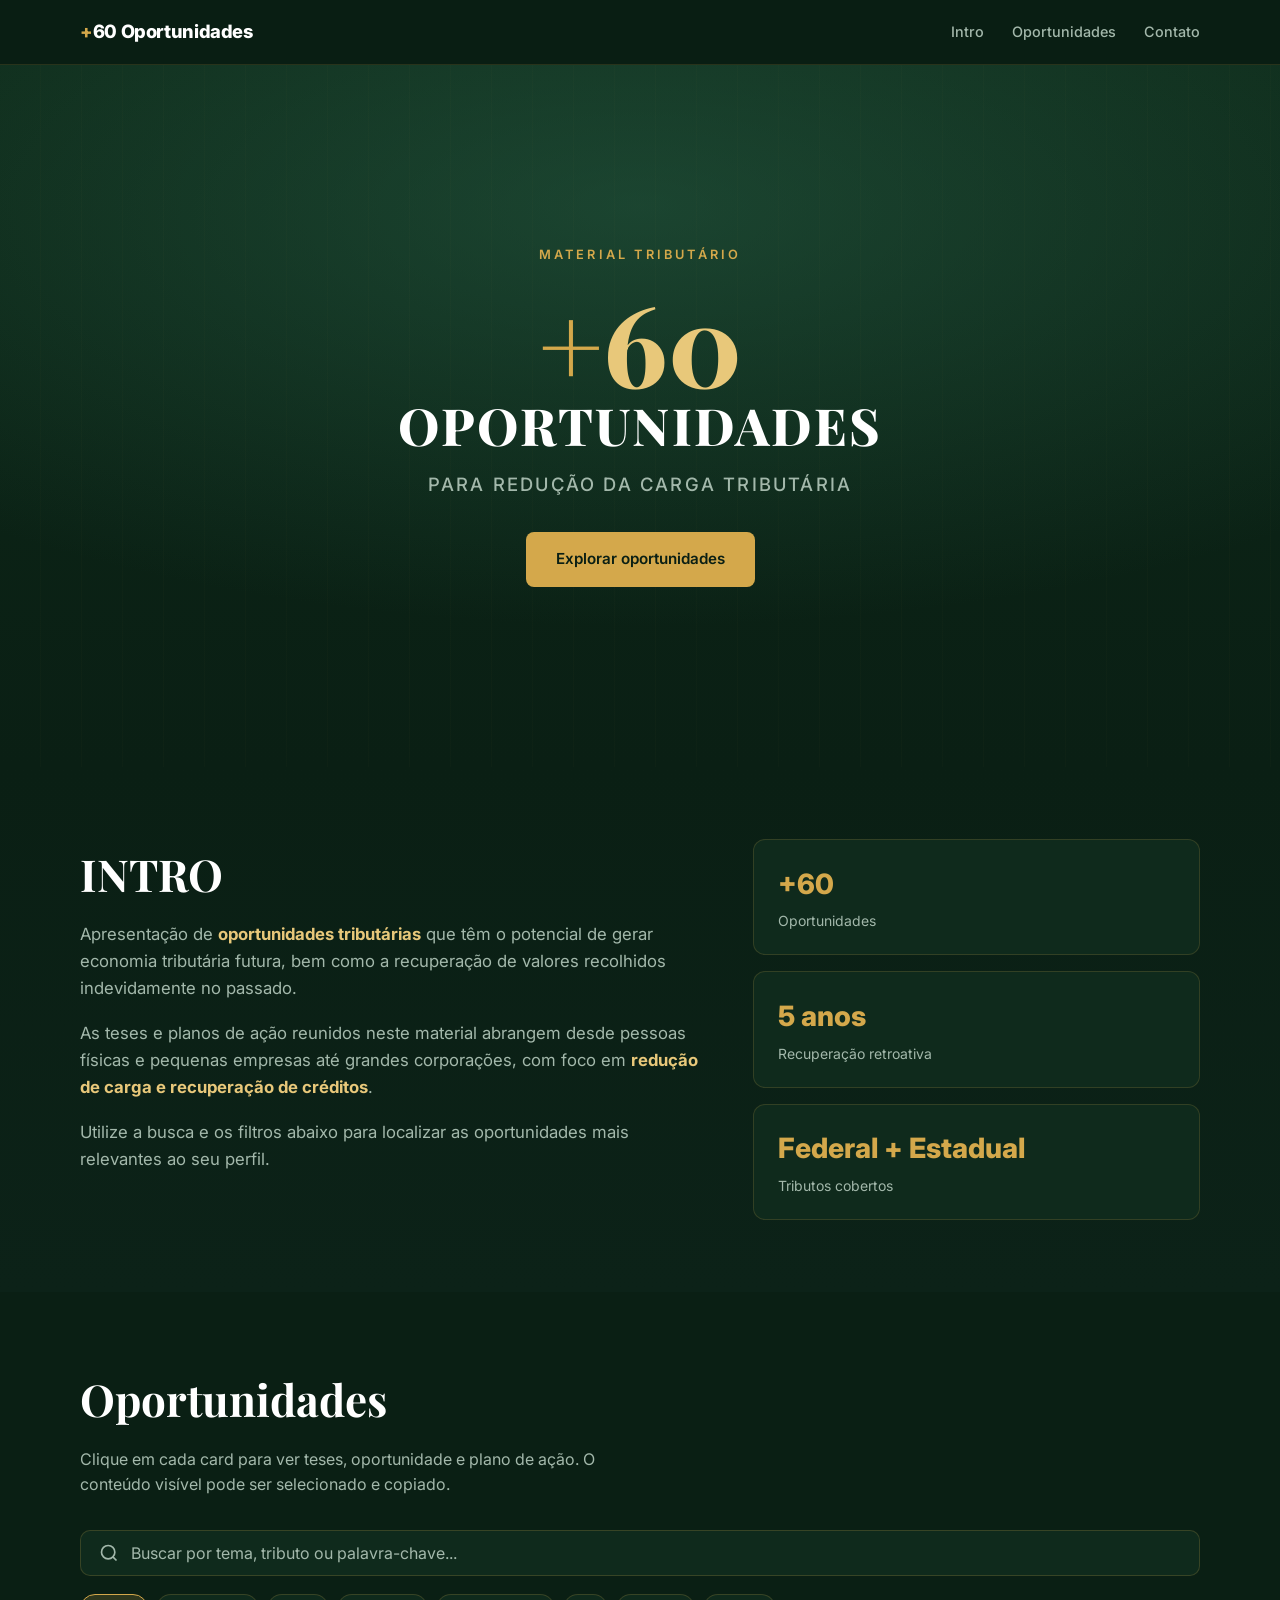
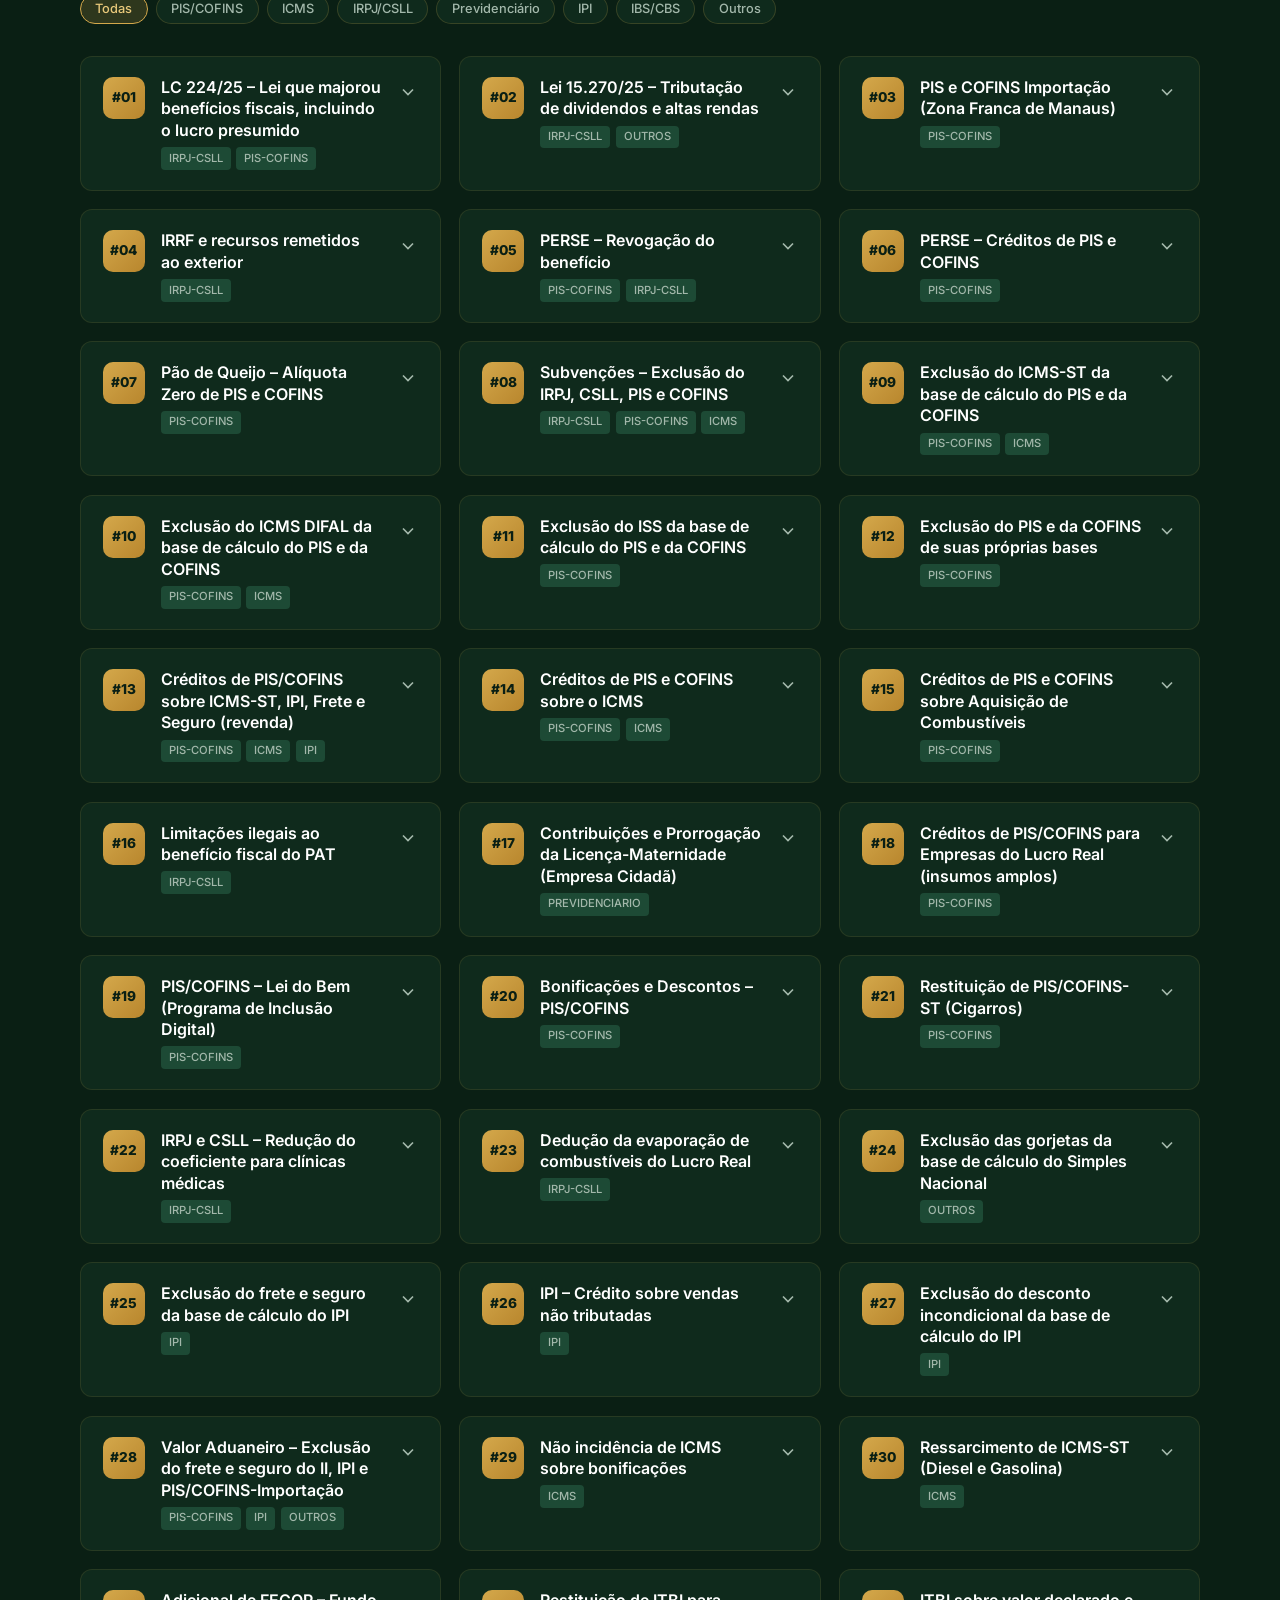
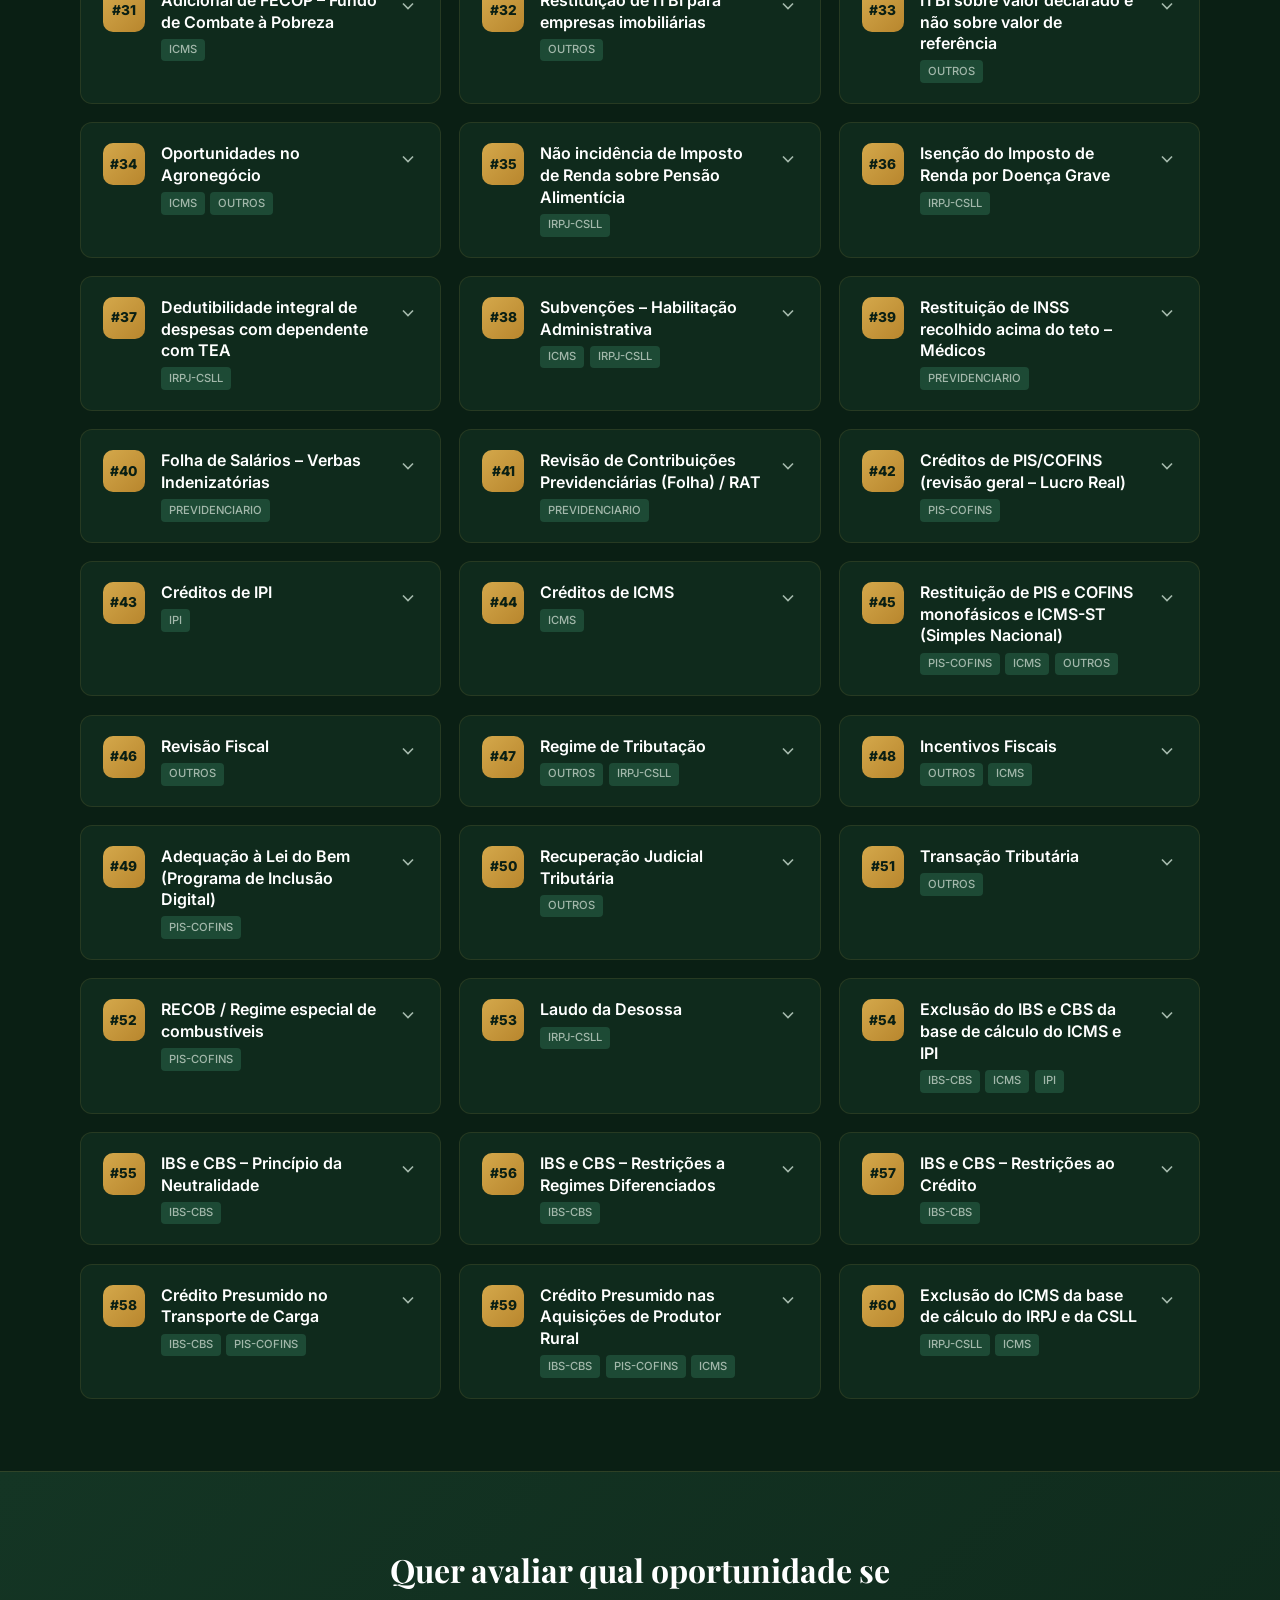
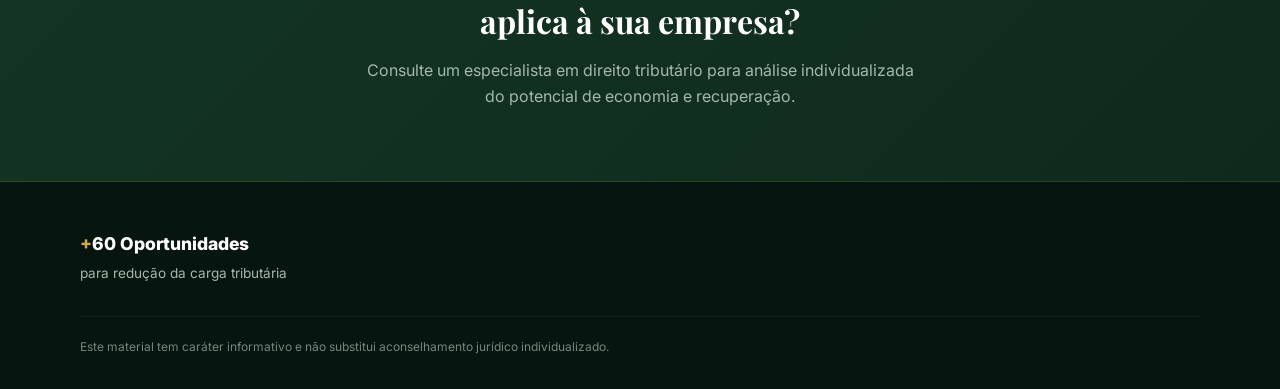
<file: index.html>
<!DOCTYPE html>
<html lang="pt-BR">
<head>
  <meta charset="UTF-8" />
  <meta name="viewport" content="width=device-width, initial-scale=1.0" />
  <meta name="description" content="+60 Oportunidades para Redução da Carga Tributária" />
  <meta name="robots" content="noindex, nofollow" />
  <title>+60 Oportunidades | Redução da Carga Tributária</title>
  <link rel="preconnect" href="https://fonts.googleapis.com" />
  <link rel="preconnect" href="https://fonts.gstatic.com" crossorigin />
  <link href="https://fonts.googleapis.com/css2?family=Inter:wght@400;500;600;700;800&family=Playfair+Display:wght@700;800&display=swap" rel="stylesheet" />
  <link rel="stylesheet" href="styles.css" />
</head>
<body oncontextmenu="return false;" ondragstart="return false;">
  <header class="header">
    <div class="container header-inner">
      <a href="#" class="logo">
        <span class="logo-plus">+</span>60 Oportunidades
      </a>
      <nav class="nav">
        <a href="#intro">Intro</a>
        <a href="#oportunidades">Oportunidades</a>
        <a href="#contato">Contato</a>
      </nav>
      <button class="menu-toggle" aria-label="Menu" id="menuToggle">
        <span></span><span></span><span></span>
      </button>
    </div>
  </header>

  <section class="hero">
    <div class="hero-bg"></div>
    <div class="container hero-content">
      <p class="hero-author">MATERIAL TRIBUTÁRIO</p>
      <h1 class="hero-title">
        <span class="hero-plus">+</span>60
        <span class="hero-subtitle">OPORTUNIDADES</span>
      </h1>
      <p class="hero-desc">PARA REDUÇÃO DA CARGA TRIBUTÁRIA</p>
      <a href="#oportunidades" class="btn btn-primary">Explorar oportunidades</a>
    </div>
  </section>

  <section id="intro" class="intro section">
    <div class="container">
      <div class="intro-grid">
        <div class="intro-text">
          <h2 class="section-title">INTRO</h2>
          <p>
            Apresentação de <strong>oportunidades tributárias</strong> que têm o potencial de gerar economia tributária futura, bem como a recuperação de valores recolhidos indevidamente no passado.
          </p>
          <p>
            As teses e planos de ação reunidos neste material abrangem desde pessoas físicas e pequenas empresas até grandes corporações, com foco em <strong>redução de carga e recuperação de créditos</strong>.
          </p>
          <p>
            Utilize a busca e os filtros abaixo para localizar as oportunidades mais relevantes ao seu perfil.
          </p>
        </div>
        <div class="intro-stats">
          <div class="stat-card">
            <span class="stat-number">+60</span>
            <span class="stat-label">Oportunidades</span>
          </div>
          <div class="stat-card">
            <span class="stat-number">5 anos</span>
            <span class="stat-label">Recuperação retroativa</span>
          </div>
          <div class="stat-card">
            <span class="stat-number">Federal + Estadual</span>
            <span class="stat-label">Tributos cobertos</span>
          </div>
        </div>
      </div>
    </div>
  </section>

  <section id="oportunidades" class="oportunidades section">
    <div class="container">
      <h2 class="section-title">Oportunidades</h2>
      <p class="section-subtitle">Clique em cada card para ver teses, oportunidade e plano de ação. O conteúdo visível pode ser selecionado e copiado.</p>

      <div class="controls">
        <div class="search-box">
          <svg width="20" height="20" viewBox="0 0 24 24" fill="none" stroke="currentColor" stroke-width="2"><circle cx="11" cy="11" r="8"/><path d="m21 21-4.35-4.35"/></svg>
          <input type="search" id="searchInput" placeholder="Buscar por tema, tributo ou palavra-chave..." autocomplete="off" />
        </div>
        <div class="filter-chips" id="filterChips">
          <button class="chip active" data-filter="all">Todas</button>
          <button class="chip" data-filter="pis-cofins">PIS/COFINS</button>
          <button class="chip" data-filter="icms">ICMS</button>
          <button class="chip" data-filter="irpj-csll">IRPJ/CSLL</button>
          <button class="chip" data-filter="previdenciario">Previdenciário</button>
          <button class="chip" data-filter="ipi">IPI</button>
          <button class="chip" data-filter="ibs-cbs">IBS/CBS</button>
          <button class="chip" data-filter="outros">Outros</button>
        </div>
      </div>

      <div class="cards-grid" id="cardsGrid"></div>
      <p class="no-results" id="noResults" hidden>Nenhuma oportunidade encontrada.</p>
    </div>
  </section>

  <section class="cta section">
    <div class="container cta-inner">
      <h2>Quer avaliar qual oportunidade se aplica à sua empresa?</h2>
      <p>Consulte um especialista em direito tributário para análise individualizada do potencial de economia e recuperação.</p>
    </div>
  </section>

  <footer id="contato" class="footer">
    <div class="container footer-inner">
      <div class="footer-brand">
        <span class="logo-plus">+</span>60 Oportunidades
        <p>para redução da carga tributária</p>
      </div>
      <p class="footer-note">Este material tem caráter informativo e não substitui aconselhamento jurídico individualizado.</p>
    </div>
  </footer>

  <script src="app.js"></script>
</body>
</html>
</file>
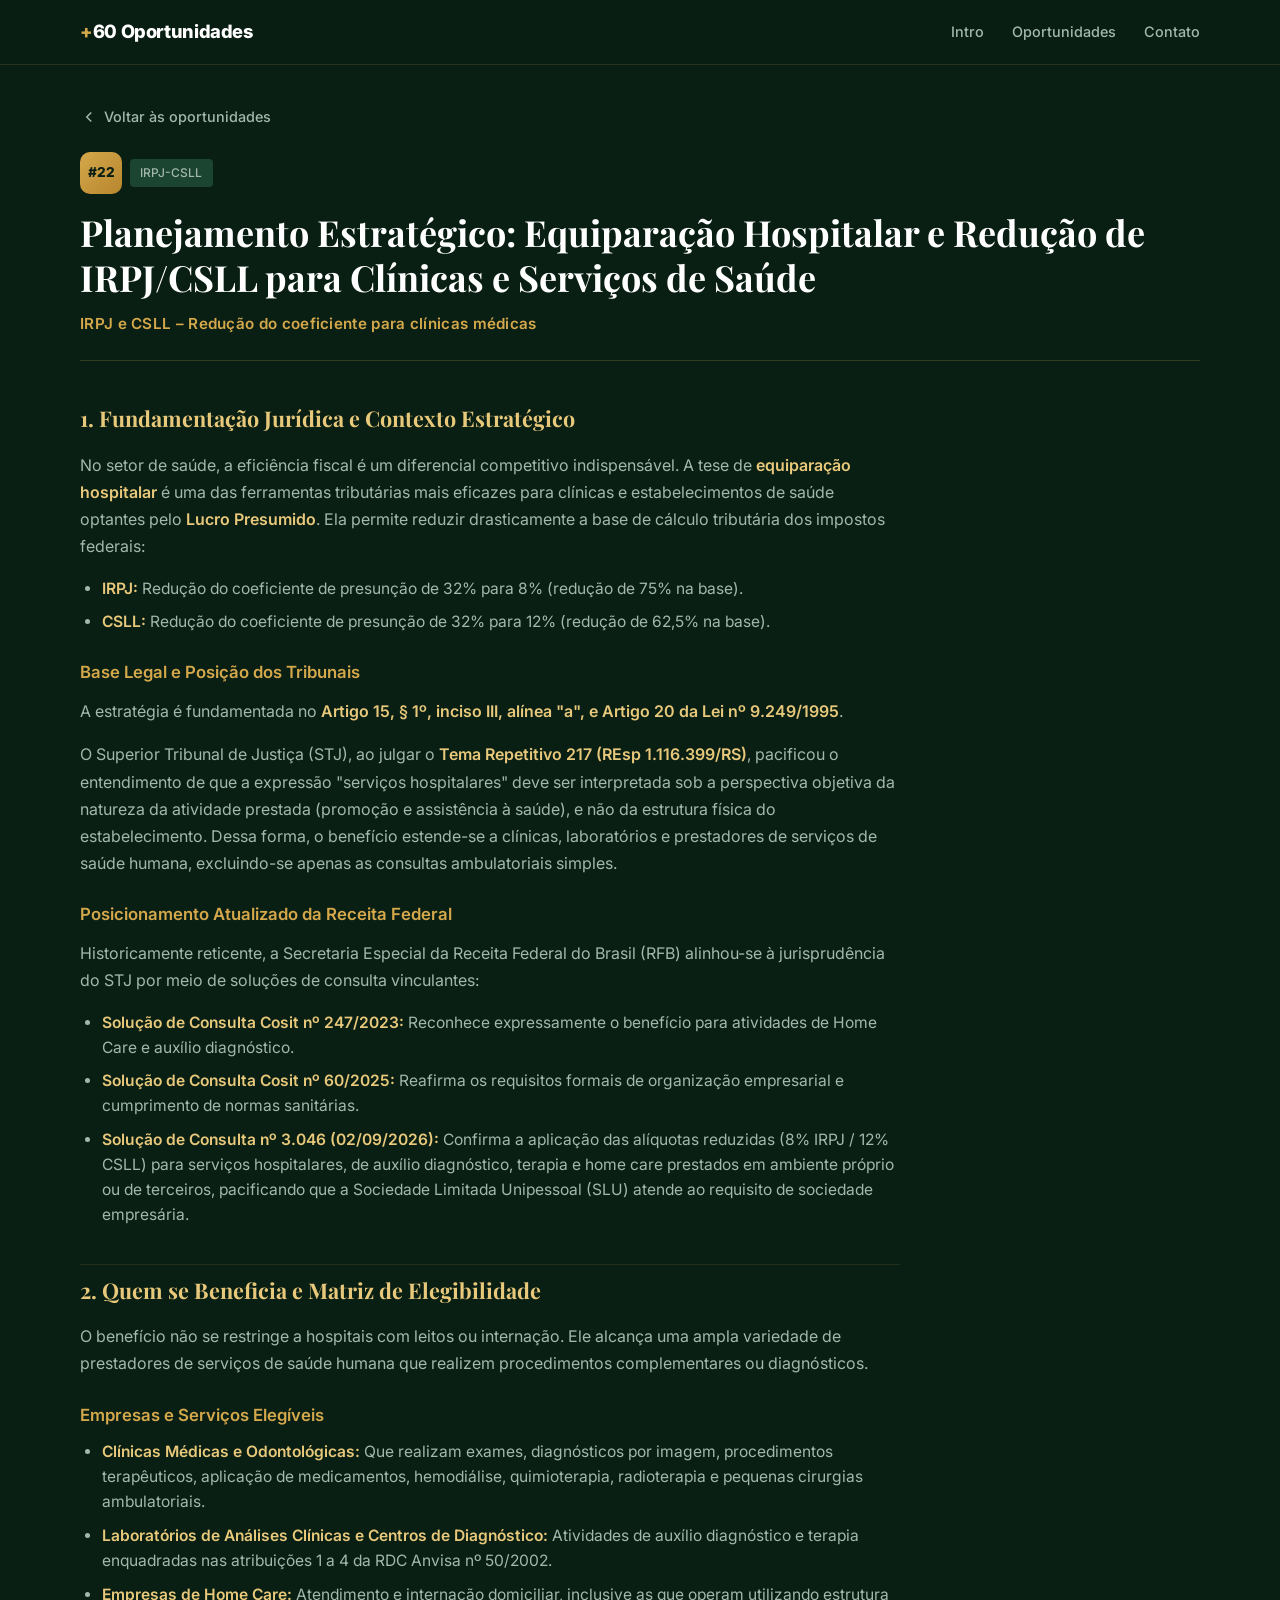
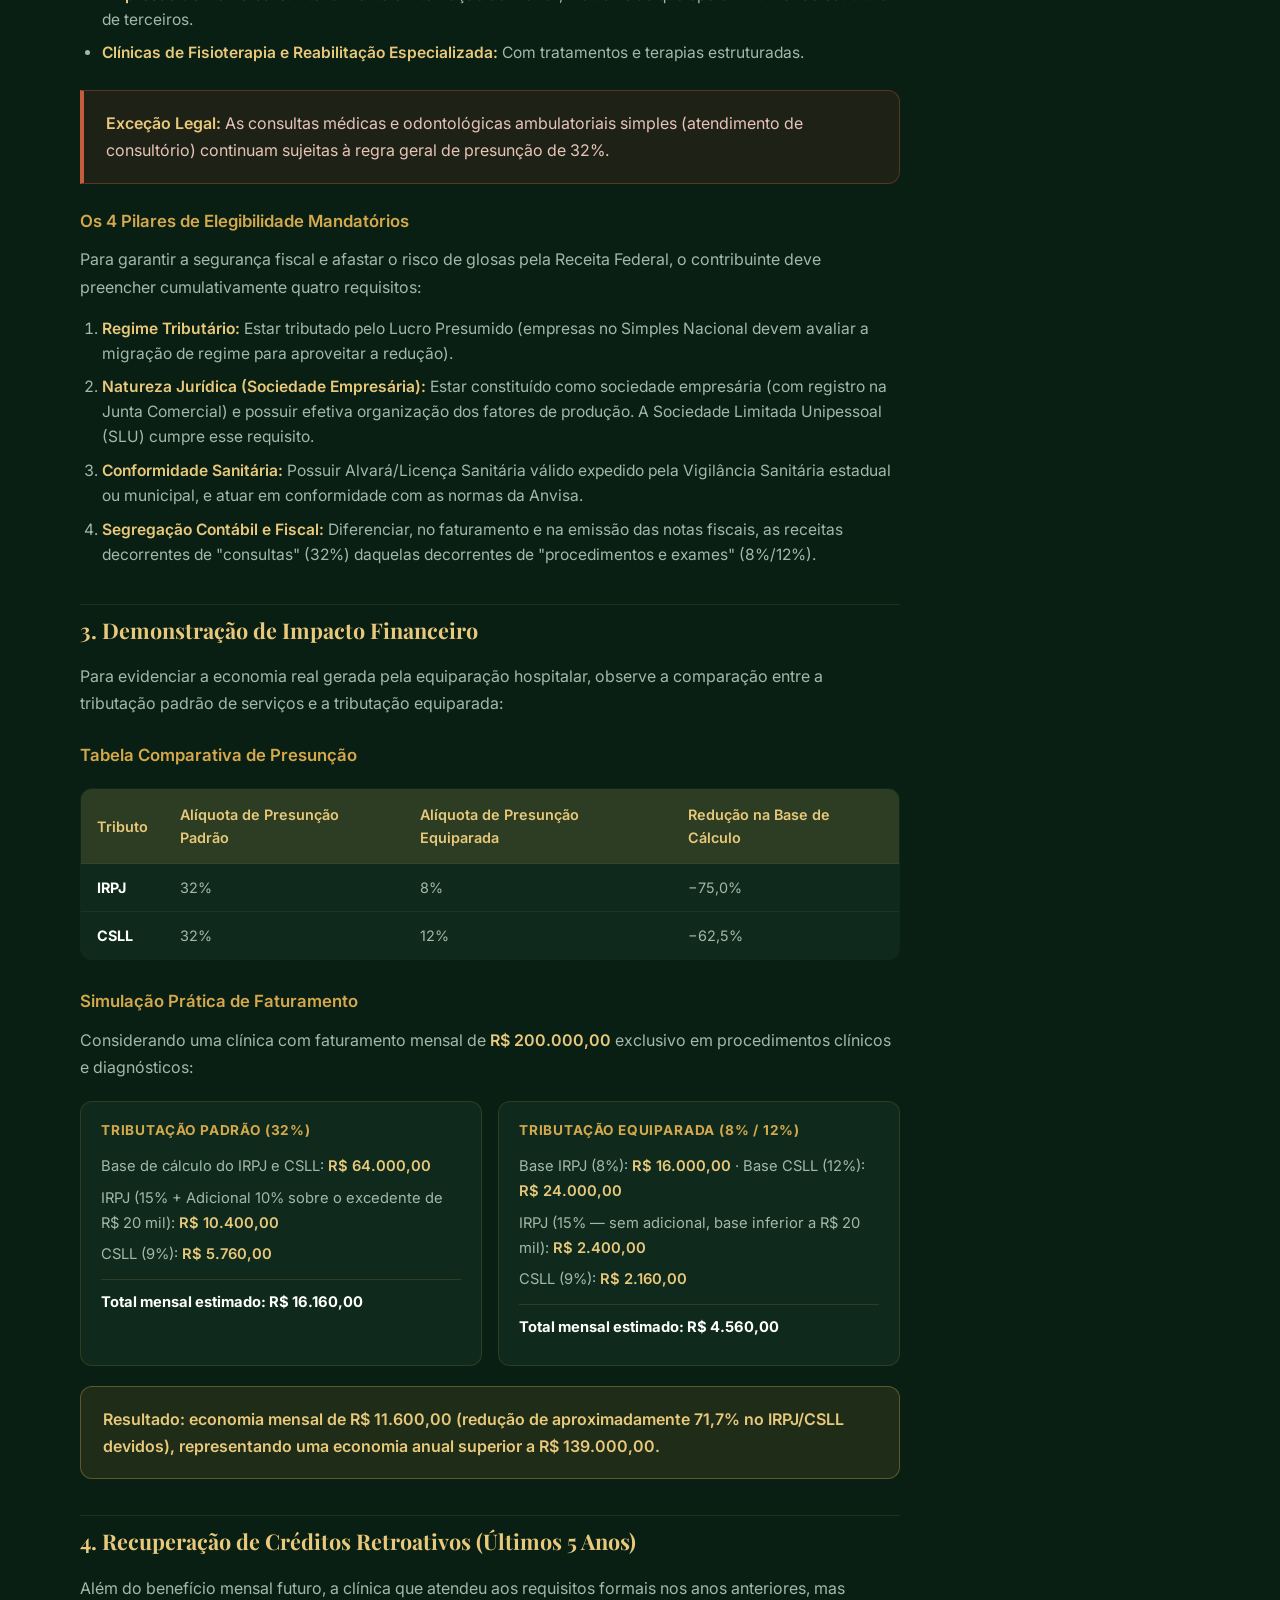
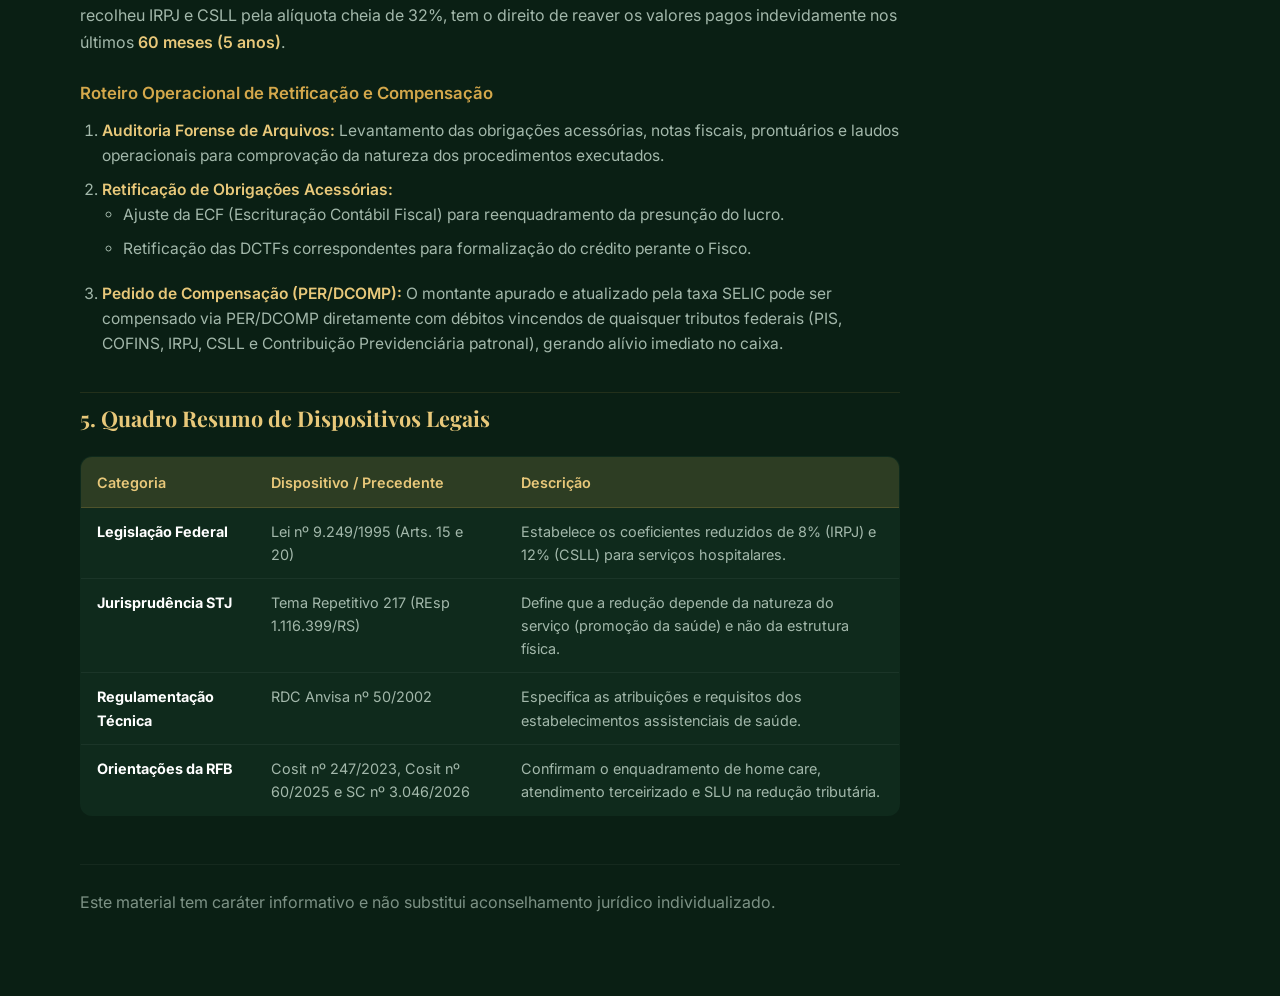
<file: oportunidade-22.html>
<!DOCTYPE html>
<html lang="pt-BR">
<head>
  <meta charset="UTF-8" />
  <meta name="viewport" content="width=device-width, initial-scale=1.0" />
  <meta name="description" content="Planejamento Estratégico: Equiparação Hospitalar e Redução de IRPJ/CSLL para Clínicas e Serviços de Saúde" />
  <meta name="robots" content="noindex, nofollow" />
  <title>#22 Equiparação Hospitalar | +60 Oportunidades</title>
  <link rel="preconnect" href="https://fonts.googleapis.com" />
  <link rel="preconnect" href="https://fonts.gstatic.com" crossorigin />
  <link href="https://fonts.googleapis.com/css2?family=Inter:wght@400;500;600;700;800&family=Playfair+Display:wght@700;800&display=swap" rel="stylesheet" />
  <link rel="stylesheet" href="styles.css" />
  <style>
    .detail-page { padding: 2.5rem 0 4rem; min-height: 100vh; }
    .detail-header { margin-bottom: 2.5rem; padding-bottom: 1.5rem; border-bottom: 1px solid rgba(212, 168, 75, 0.2); }
    .detail-badge { display: inline-flex; align-items: center; gap: 0.5rem; margin-bottom: 1rem; }
    .detail-num { width: 42px; height: 42px; background: linear-gradient(135deg, var(--gold), #b8862d); color: #0a1f14; font-weight: 800; font-size: 0.85rem; border-radius: 10px; display: flex; align-items: center; justify-content: center; }
    .detail-tag { font-size: 0.75rem; padding: 0.25rem 0.65rem; border-radius: 4px; background: rgba(45, 106, 79, 0.5); color: var(--text-muted); font-weight: 500; }
    .detail-title { font-family: "Playfair Display", Georgia, serif; font-size: clamp(1.6rem, 3.5vw, 2.25rem); font-weight: 700; color: var(--white); line-height: 1.25; margin-bottom: 0.75rem; }
    .detail-subtitle { color: var(--gold); font-size: 0.95rem; font-weight: 600; letter-spacing: 0.02em; }
    .back-link { display: inline-flex; align-items: center; gap: 0.4rem; color: var(--text-muted); text-decoration: none; font-size: 0.9rem; font-weight: 500; margin-bottom: 1.5rem; transition: color 0.2s ease; }
    .back-link:hover { color: var(--gold); }
    .article { max-width: 820px; }
    .article h2 { font-family: "Playfair Display", Georgia, serif; font-size: 1.35rem; color: var(--gold-light); margin: 2.25rem 0 1rem; padding-top: 0.5rem; border-top: 1px solid rgba(212, 168, 75, 0.12); }
    .article h2:first-of-type { border-top: none; margin-top: 0; padding-top: 0; }
    .article h3 { font-size: 1.05rem; color: var(--gold); margin: 1.5rem 0 0.75rem; font-weight: 600; }
    .article p { color: var(--text-muted); font-size: 1rem; line-height: 1.7; margin-bottom: 1rem; }
    .article p strong, .article li strong { color: var(--gold-light); font-weight: 600; }
    .article ul, .article ol { margin: 0 0 1.25rem 0; padding-left: 1.35rem; color: var(--text-muted); }
    .article li { margin-bottom: 0.55rem; line-height: 1.6; font-size: 0.975rem; }
    .article table { width: 100%; border-collapse: collapse; margin: 1.25rem 0 1.75rem; font-size: 0.9rem; background: var(--bg-card); border-radius: var(--radius); overflow: hidden; border: 1px solid rgba(212, 168, 75, 0.15); }
    .article th { background: rgba(212, 168, 75, 0.15); color: var(--gold-light); font-weight: 600; text-align: left; padding: 0.85rem 1rem; border-bottom: 1px solid rgba(212, 168, 75, 0.2); }
    .article td { padding: 0.75rem 1rem; color: var(--text-muted); border-bottom: 1px solid rgba(255, 255, 255, 0.05); vertical-align: top; }
    .article tr:last-child td { border-bottom: none; }
    .article td strong { color: var(--white); }
    .highlight-box { background: var(--bg-card); border: 1px solid rgba(212, 168, 75, 0.22); border-left: 4px solid var(--gold); border-radius: 0 var(--radius) var(--radius) 0; padding: 1.15rem 1.35rem; margin: 1.5rem 0; }
    .highlight-box p { margin-bottom: 0.5rem; }
    .highlight-box p:last-child { margin-bottom: 0; }
    .result-box { background: rgba(212, 168, 75, 0.1); border: 1px solid rgba(212, 168, 75, 0.35); border-radius: var(--radius); padding: 1.15rem 1.35rem; margin: 1.25rem 0 1.75rem; }
    .result-box p { margin: 0; color: var(--gold-light); font-weight: 600; }
    .alert-box { background: rgba(180, 60, 40, 0.12); border: 1px solid rgba(220, 100, 70, 0.3); border-left: 4px solid #c45c3e; border-radius: 0 var(--radius) var(--radius) 0; padding: 1.15rem 1.35rem; margin: 1.5rem 0; }
    .alert-box p { margin: 0; color: #e8c4b8; }
    .footer-detail { margin-top: 3rem; padding-top: 1.5rem; border-top: 1px solid rgba(255, 255, 255, 0.06); font-size: 0.8rem; color: var(--text-muted); opacity: 0.75; }
    .sim-grid { display: grid; grid-template-columns: 1fr 1fr; gap: 1rem; margin: 1.25rem 0; }
    .sim-card { background: var(--bg-card); border: 1px solid rgba(212, 168, 75, 0.15); border-radius: var(--radius); padding: 1.15rem 1.25rem; }
    .sim-card h4 { color: var(--gold); font-size: 0.85rem; text-transform: uppercase; letter-spacing: 0.06em; margin-bottom: 0.75rem; }
    .sim-card p { margin-bottom: 0.4rem; font-size: 0.92rem; }
    .sim-card .total { margin-top: 0.75rem; padding-top: 0.65rem; border-top: 1px solid rgba(212, 168, 75, 0.15); color: var(--white); font-weight: 700; }
    @media (max-width: 640px) {
      .article table { font-size: 0.8rem; }
      .article th, .article td { padding: 0.6rem 0.65rem; }
      .sim-grid { grid-template-columns: 1fr; }
    }
  </style>
</head>
<body oncontextmenu="return false;" ondragstart="return false;">
  <header class="header">
    <div class="container header-inner">
      <a href="index.html" class="logo"><span class="logo-plus">+</span>60 Oportunidades</a>
      <nav class="nav">
        <a href="index.html#intro">Intro</a>
        <a href="index.html#oportunidades">Oportunidades</a>
        <a href="index.html#contato">Contato</a>
      </nav>
      <button class="menu-toggle" aria-label="Menu" id="menuToggle"><span></span><span></span><span></span></button>
    </div>
  </header>
  <main class="detail-page">
    <div class="container">
      <a href="index.html#oportunidades" class="back-link">
        <svg width="18" height="18" viewBox="0 0 24 24" fill="none" stroke="currentColor" stroke-width="2"><path d="m15 18-6-6 6-6"/></svg>
        Voltar às oportunidades
      </a>
      <header class="detail-header">
        <div class="detail-badge">
          <span class="detail-num">#22</span>
          <span class="detail-tag">IRPJ-CSLL</span>
        </div>
        <h1 class="detail-title">Planejamento Estratégico: Equiparação Hospitalar e Redução de IRPJ/CSLL para Clínicas e Serviços de Saúde</h1>
        <p class="detail-subtitle">IRPJ e CSLL – Redução do coeficiente para clínicas médicas</p>
      </header>
      <article class="article">
        <h2>1. Fundamentação Jurídica e Contexto Estratégico</h2>
        <p>No setor de saúde, a eficiência fiscal é um diferencial competitivo indispensável. A tese de <strong>equiparação hospitalar</strong> é uma das ferramentas tributárias mais eficazes para clínicas e estabelecimentos de saúde optantes pelo <strong>Lucro Presumido</strong>. Ela permite reduzir drasticamente a base de cálculo tributária dos impostos federais:</p>
        <ul>
          <li><strong>IRPJ:</strong> Redução do coeficiente de presunção de 32% para 8% (redução de 75% na base).</li>
          <li><strong>CSLL:</strong> Redução do coeficiente de presunção de 32% para 12% (redução de 62,5% na base).</li>
        </ul>
        <h3>Base Legal e Posição dos Tribunais</h3>
        <p>A estratégia é fundamentada no <strong>Artigo 15, § 1º, inciso III, alínea "a", e Artigo 20 da Lei nº 9.249/1995</strong>.</p>
        <p>O Superior Tribunal de Justiça (STJ), ao julgar o <strong>Tema Repetitivo 217 (REsp 1.116.399/RS)</strong>, pacificou o entendimento de que a expressão "serviços hospitalares" deve ser interpretada sob a perspectiva objetiva da natureza da atividade prestada (promoção e assistência à saúde), e não da estrutura física do estabelecimento. Dessa forma, o benefício estende-se a clínicas, laboratórios e prestadores de serviços de saúde humana, excluindo-se apenas as consultas ambulatoriais simples.</p>
        <h3>Posicionamento Atualizado da Receita Federal</h3>
        <p>Historicamente reticente, a Secretaria Especial da Receita Federal do Brasil (RFB) alinhou-se à jurisprudência do STJ por meio de soluções de consulta vinculantes:</p>
        <ul>
          <li><strong>Solução de Consulta Cosit nº 247/2023:</strong> Reconhece expressamente o benefício para atividades de Home Care e auxílio diagnóstico.</li>
          <li><strong>Solução de Consulta Cosit nº 60/2025:</strong> Reafirma os requisitos formais de organização empresarial e cumprimento de normas sanitárias.</li>
          <li><strong>Solução de Consulta nº 3.046 (02/09/2026):</strong> Confirma a aplicação das alíquotas reduzidas (8% IRPJ / 12% CSLL) para serviços hospitalares, de auxílio diagnóstico, terapia e home care prestados em ambiente próprio ou de terceiros, pacificando que a Sociedade Limitada Unipessoal (SLU) atende ao requisito de sociedade empresária.</li>
        </ul>
        <h2>2. Quem se Beneficia e Matriz de Elegibilidade</h2>
        <p>O benefício não se restringe a hospitais com leitos ou internação. Ele alcança uma ampla variedade de prestadores de serviços de saúde humana que realizem procedimentos complementares ou diagnósticos.</p>
        <h3>Empresas e Serviços Elegíveis</h3>
        <ul>
          <li><strong>Clínicas Médicas e Odontológicas:</strong> Que realizam exames, diagnósticos por imagem, procedimentos terapêuticos, aplicação de medicamentos, hemodiálise, quimioterapia, radioterapia e pequenas cirurgias ambulatoriais.</li>
          <li><strong>Laboratórios de Análises Clínicas e Centros de Diagnóstico:</strong> Atividades de auxílio diagnóstico e terapia enquadradas nas atribuições 1 a 4 da RDC Anvisa nº 50/2002.</li>
          <li><strong>Empresas de Home Care:</strong> Atendimento e internação domiciliar, inclusive as que operam utilizando estrutura de terceiros.</li>
          <li><strong>Clínicas de Fisioterapia e Reabilitação Especializada:</strong> Com tratamentos e terapias estruturadas.</li>
        </ul>
        <div class="alert-box">
          <p><strong>Exceção Legal:</strong> As consultas médicas e odontológicas ambulatoriais simples (atendimento de consultório) continuam sujeitas à regra geral de presunção de 32%.</p>
        </div>
        <h3>Os 4 Pilares de Elegibilidade Mandatórios</h3>
        <p>Para garantir a segurança fiscal e afastar o risco de glosas pela Receita Federal, o contribuinte deve preencher cumulativamente quatro requisitos:</p>
        <ol>
          <li><strong>Regime Tributário:</strong> Estar tributado pelo Lucro Presumido (empresas no Simples Nacional devem avaliar a migração de regime para aproveitar a redução).</li>
          <li><strong>Natureza Jurídica (Sociedade Empresária):</strong> Estar constituído como sociedade empresária (com registro na Junta Comercial) e possuir efetiva organização dos fatores de produção. A Sociedade Limitada Unipessoal (SLU) cumpre esse requisito.</li>
          <li><strong>Conformidade Sanitária:</strong> Possuir Alvará/Licença Sanitária válido expedido pela Vigilância Sanitária estadual ou municipal, e atuar em conformidade com as normas da Anvisa.</li>
          <li><strong>Segregação Contábil e Fiscal:</strong> Diferenciar, no faturamento e na emissão das notas fiscais, as receitas decorrentes de "consultas" (32%) daquelas decorrentes de "procedimentos e exames" (8%/12%).</li>
        </ol>
        <h2>3. Demonstração de Impacto Financeiro</h2>
        <p>Para evidenciar a economia real gerada pela equiparação hospitalar, observe a comparação entre a tributação padrão de serviços e a tributação equiparada:</p>
        <h3>Tabela Comparativa de Presunção</h3>
        <table>
          <thead>
            <tr>
              <th>Tributo</th>
              <th>Alíquota de Presunção Padrão</th>
              <th>Alíquota de Presunção Equiparada</th>
              <th>Redução na Base de Cálculo</th>
            </tr>
          </thead>
          <tbody>
            <tr><td><strong>IRPJ</strong></td><td>32%</td><td>8%</td><td>−75,0%</td></tr>
            <tr><td><strong>CSLL</strong></td><td>32%</td><td>12%</td><td>−62,5%</td></tr>
          </tbody>
        </table>
        <h3>Simulação Prática de Faturamento</h3>
        <p>Considerando uma clínica com faturamento mensal de <strong>R$ 200.000,00</strong> exclusivo em procedimentos clínicos e diagnósticos:</p>
        <div class="sim-grid">
          <div class="sim-card">
            <h4>Tributação Padrão (32%)</h4>
            <p>Base de cálculo do IRPJ e CSLL: <strong>R$ 64.000,00</strong></p>
            <p>IRPJ (15% + Adicional 10% sobre o excedente de R$ 20 mil): <strong>R$ 10.400,00</strong></p>
            <p>CSLL (9%): <strong>R$ 5.760,00</strong></p>
            <p class="total">Total mensal estimado: R$ 16.160,00</p>
          </div>
          <div class="sim-card">
            <h4>Tributação Equiparada (8% / 12%)</h4>
            <p>Base IRPJ (8%): <strong>R$ 16.000,00</strong> · Base CSLL (12%): <strong>R$ 24.000,00</strong></p>
            <p>IRPJ (15% — sem adicional, base inferior a R$ 20 mil): <strong>R$ 2.400,00</strong></p>
            <p>CSLL (9%): <strong>R$ 2.160,00</strong></p>
            <p class="total">Total mensal estimado: R$ 4.560,00</p>
          </div>
        </div>
        <div class="result-box">
          <p>Resultado: economia mensal de R$ 11.600,00 (redução de aproximadamente 71,7% no IRPJ/CSLL devidos), representando uma economia anual superior a R$ 139.000,00.</p>
        </div>
        <h2>4. Recuperação de Créditos Retroativos (Últimos 5 Anos)</h2>
        <p>Além do benefício mensal futuro, a clínica que atendeu aos requisitos formais nos anos anteriores, mas recolheu IRPJ e CSLL pela alíquota cheia de 32%, tem o direito de reaver os valores pagos indevidamente nos últimos <strong>60 meses (5 anos)</strong>.</p>
        <h3>Roteiro Operacional de Retificação e Compensação</h3>
        <ol>
          <li><strong>Auditoria Forense de Arquivos:</strong> Levantamento das obrigações acessórias, notas fiscais, prontuários e laudos operacionais para comprovação da natureza dos procedimentos executados.</li>
          <li><strong>Retificação de Obrigações Acessórias:</strong>
            <ul>
              <li>Ajuste da ECF (Escrituração Contábil Fiscal) para reenquadramento da presunção do lucro.</li>
              <li>Retificação das DCTFs correspondentes para formalização do crédito perante o Fisco.</li>
            </ul>
          </li>
          <li><strong>Pedido de Compensação (PER/DCOMP):</strong> O montante apurado e atualizado pela taxa SELIC pode ser compensado via PER/DCOMP diretamente com débitos vincendos de quaisquer tributos federais (PIS, COFINS, IRPJ, CSLL e Contribuição Previdenciária patronal), gerando alívio imediato no caixa.</li>
        </ol>
        <h2>5. Quadro Resumo de Dispositivos Legais</h2>
        <table>
          <thead>
            <tr>
              <th>Categoria</th>
              <th>Dispositivo / Precedente</th>
              <th>Descrição</th>
            </tr>
          </thead>
          <tbody>
            <tr>
              <td><strong>Legislação Federal</strong></td>
              <td>Lei nº 9.249/1995 (Arts. 15 e 20)</td>
              <td>Estabelece os coeficientes reduzidos de 8% (IRPJ) e 12% (CSLL) para serviços hospitalares.</td>
            </tr>
            <tr>
              <td><strong>Jurisprudência STJ</strong></td>
              <td>Tema Repetitivo 217 (REsp 1.116.399/RS)</td>
              <td>Define que a redução depende da natureza do serviço (promoção da saúde) e não da estrutura física.</td>
            </tr>
            <tr>
              <td><strong>Regulamentação Técnica</strong></td>
              <td>RDC Anvisa nº 50/2002</td>
              <td>Especifica as atribuições e requisitos dos estabelecimentos assistenciais de saúde.</td>
            </tr>
            <tr>
              <td><strong>Orientações da RFB</strong></td>
              <td>Cosit nº 247/2023, Cosit nº 60/2025 e SC nº 3.046/2026</td>
              <td>Confirmam o enquadramento de home care, atendimento terceirizado e SLU na redução tributária.</td>
            </tr>
          </tbody>
        </table>
        <p class="footer-detail">Este material tem caráter informativo e não substitui aconselhamento jurídico individualizado.</p>
      </article>
    </div>
  </main>
  <script>
    (function () {
      document.addEventListener("contextmenu", function (e) { e.preventDefault(); }, false);
      document.addEventListener("keydown", function (e) {
        if (e.key === "F12") { e.preventDefault(); return false; }
        if (e.ctrlKey && e.shiftKey && (e.key === "I" || e.key === "J" || e.key === "C")) { e.preventDefault(); return false; }
        if (e.ctrlKey && (e.key === "u" || e.key === "U" || e.key === "s" || e.key === "S")) { e.preventDefault(); return false; }
      }, false);
      var menuToggle = document.getElementById("menuToggle");
      var nav = document.querySelector(".nav");
      if (menuToggle && nav) {
        menuToggle.addEventListener("click", function () { nav.classList.toggle("open"); });
      }
    })();
  </script>
</body>
</html>
</file>
<file: styles.css>
:root {
  --bg-dark: #0a1f14;
  --bg-card: #0f2a1c;
  --bg-card-hover: #143524;
  --green: #1a4d2e;
  --green-light: #2d6a4f;
  --gold: #d4a84b;
  --gold-light: #e8c87a;
  --text: #e8f0eb;
  --text-muted: #a3b8ab;
  --white: #ffffff;
  --radius: 12px;
  --shadow: 0 8px 32px rgba(0, 0, 0, 0.35);
  --transition: 0.25s ease;
}

*,
*::before,
*::after {
  box-sizing: border-box;
  margin: 0;
  padding: 0;
}

html {
  scroll-behavior: smooth;
}

body {
  font-family: "Inter", system-ui, sans-serif;
  background: var(--bg-dark);
  color: var(--text);
  line-height: 1.6;
  min-height: 100vh;
}

/* Conteúdo visível permanece selecionável e copiável */
.intro-text,
.card-title,
.card-body,
.card-section,
.section-subtitle,
.cta p,
.cta h2,
.footer-note {
  -webkit-user-select: text;
  user-select: text;
}

/* Elementos de interface: sem seleção (não afeta o texto dos cards) */
.header,
.logo,
.nav,
.menu-toggle,
.hero-author,
.btn,
.chip,
.search-box,
.card-num,
.card-tags,
.card-chevron,
.stat-label {
  -webkit-user-select: none;
  user-select: none;
}

.container {
  width: min(1120px, 92%);
  margin-inline: auto;
}

.header {
  position: sticky;
  top: 0;
  z-index: 100;
  background: rgba(10, 31, 20, 0.92);
  backdrop-filter: blur(12px);
  border-bottom: 1px solid rgba(212, 168, 75, 0.15);
}

.header-inner {
  display: flex;
  align-items: center;
  justify-content: space-between;
  height: 64px;
}

.logo {
  font-weight: 800;
  font-size: 1.15rem;
  color: var(--white);
  text-decoration: none;
  letter-spacing: -0.02em;
}

.logo-plus {
  color: var(--gold);
}

.nav {
  display: flex;
  gap: 1.75rem;
}

.nav a {
  color: var(--text-muted);
  text-decoration: none;
  font-size: 0.9rem;
  font-weight: 500;
  transition: color var(--transition);
}

.nav a:hover {
  color: var(--gold);
}

.menu-toggle {
  display: none;
  flex-direction: column;
  gap: 5px;
  background: none;
  border: none;
  cursor: pointer;
  padding: 4px;
}

.menu-toggle span {
  display: block;
  width: 22px;
  height: 2px;
  background: var(--text);
  border-radius: 1px;
}

.hero {
  position: relative;
  min-height: 78vh;
  display: flex;
  align-items: center;
  justify-content: center;
  text-align: center;
  overflow: hidden;
  padding: 4rem 0;
}

.hero-bg {
  position: absolute;
  inset: 0;
  background:
    radial-gradient(ellipse 80% 60% at 50% 20%, rgba(45, 106, 79, 0.45), transparent),
    linear-gradient(180deg, #0d2818 0%, var(--bg-dark) 100%);
  z-index: 0;
}

.hero-bg::after {
  content: "";
  position: absolute;
  inset: 0;
  background: repeating-linear-gradient(
    90deg,
    transparent,
    transparent 40px,
    rgba(212, 168, 75, 0.03) 40px,
    rgba(212, 168, 75, 0.03) 41px
  );
  opacity: 0.6;
}

.hero-content {
  position: relative;
  z-index: 1;
}

.hero-author {
  font-size: 0.8rem;
  letter-spacing: 0.25em;
  color: var(--gold);
  font-weight: 600;
  margin-bottom: 1.5rem;
}

.hero-title {
  font-family: "Playfair Display", Georgia, serif;
  font-size: clamp(3.5rem, 12vw, 7rem);
  font-weight: 800;
  line-height: 0.95;
  color: var(--gold-light);
  margin-bottom: 0.25rem;
}

.hero-plus {
  color: var(--gold);
}

.hero-subtitle {
  display: block;
  font-size: clamp(1.8rem, 5vw, 3.2rem);
  color: var(--white);
  letter-spacing: 0.04em;
  margin-top: 0.35rem;
}

.hero-desc {
  font-size: clamp(0.95rem, 2vw, 1.15rem);
  color: var(--text-muted);
  letter-spacing: 0.12em;
  text-transform: uppercase;
  margin: 1.25rem 0 2rem;
  font-weight: 500;
}

.btn {
  display: inline-flex;
  align-items: center;
  justify-content: center;
  padding: 0.85rem 1.75rem;
  border-radius: 8px;
  font-weight: 600;
  font-size: 0.95rem;
  text-decoration: none;
  transition: all var(--transition);
  border: 2px solid transparent;
  cursor: pointer;
}

.btn-primary {
  background: var(--gold);
  color: #0a1f14;
}

.btn-primary:hover {
  background: var(--gold-light);
  transform: translateY(-2px);
  box-shadow: 0 8px 24px rgba(212, 168, 75, 0.35);
}

.section {
  padding: 4.5rem 0;
}

.section-title {
  font-family: "Playfair Display", Georgia, serif;
  font-size: clamp(2rem, 4vw, 2.75rem);
  font-weight: 700;
  color: var(--white);
  margin-bottom: 0.75rem;
}

.section-subtitle {
  color: var(--text-muted);
  margin-bottom: 2rem;
  max-width: 560px;
}

.intro {
  background: linear-gradient(180deg, var(--bg-dark), #0c2218);
}

.intro-grid {
  display: grid;
  grid-template-columns: 1.4fr 1fr;
  gap: 3rem;
  align-items: start;
}

.intro-text p {
  margin-bottom: 1.15rem;
  color: var(--text-muted);
  font-size: 1.05rem;
}

.intro-text strong {
  color: var(--gold-light);
}

.intro-stats {
  display: flex;
  flex-direction: column;
  gap: 1rem;
}

.stat-card {
  background: var(--bg-card);
  border: 1px solid rgba(212, 168, 75, 0.18);
  border-radius: var(--radius);
  padding: 1.35rem 1.5rem;
  display: flex;
  flex-direction: column;
  gap: 0.25rem;
}

.stat-number {
  font-size: 1.75rem;
  font-weight: 800;
  color: var(--gold);
}

.stat-label {
  font-size: 0.875rem;
  color: var(--text-muted);
}

.controls {
  margin-bottom: 2rem;
}

.search-box {
  display: flex;
  align-items: center;
  gap: 0.75rem;
  background: var(--bg-card);
  border: 1px solid rgba(212, 168, 75, 0.2);
  border-radius: 10px;
  padding: 0.75rem 1.1rem;
  margin-bottom: 1.15rem;
  transition: border-color var(--transition);
}

.search-box:focus-within {
  border-color: var(--gold);
}

.search-box svg {
  color: var(--text-muted);
  flex-shrink: 0;
}

.search-box input {
  flex: 1;
  background: none;
  border: none;
  outline: none;
  color: var(--text);
  font-size: 1rem;
  font-family: inherit;
  -webkit-user-select: text;
  user-select: text;
}

.search-box input::placeholder {
  color: var(--text-muted);
}

.filter-chips {
  display: flex;
  flex-wrap: wrap;
  gap: 0.5rem;
}

.chip {
  background: var(--bg-card);
  border: 1px solid rgba(212, 168, 75, 0.2);
  color: var(--text-muted);
  padding: 0.4rem 0.9rem;
  border-radius: 999px;
  font-size: 0.8rem;
  font-weight: 500;
  cursor: pointer;
  transition: all var(--transition);
  font-family: inherit;
}

.chip:hover {
  border-color: var(--gold);
  color: var(--gold);
}

.chip.active {
  background: rgba(212, 168, 75, 0.18);
  border-color: var(--gold);
  color: var(--gold-light);
}

.cards-grid {
  display: grid;
  grid-template-columns: repeat(auto-fill, minmax(320px, 1fr));
  gap: 1.15rem;
}

.card {
  background: var(--bg-card);
  border: 1px solid rgba(212, 168, 75, 0.12);
  border-radius: var(--radius);
  overflow: hidden;
  transition: all var(--transition);
  cursor: pointer;
}

.card:hover {
  border-color: rgba(212, 168, 75, 0.35);
  background: var(--bg-card-hover);
  transform: translateY(-3px);
  box-shadow: var(--shadow);
}

.card.open {
  border-color: var(--gold);
  box-shadow: 0 0 0 1px var(--gold);
}

.card-header {
  padding: 1.25rem 1.35rem;
  display: flex;
  gap: 1rem;
  align-items: flex-start;
}

.card-num {
  flex-shrink: 0;
  width: 42px;
  height: 42px;
  background: linear-gradient(135deg, var(--gold), #b8862d);
  color: #0a1f14;
  font-weight: 800;
  font-size: 0.85rem;
  border-radius: 10px;
  display: flex;
  align-items: center;
  justify-content: center;
}

.card-title-wrap {
  flex: 1;
  min-width: 0;
}

.card-title {
  font-size: 1rem;
  font-weight: 600;
  color: var(--white);
  line-height: 1.35;
  margin-bottom: 0.35rem;
}

.card-tags {
  display: flex;
  flex-wrap: wrap;
  gap: 0.35rem;
}

.tag {
  font-size: 0.7rem;
  padding: 0.15rem 0.5rem;
  border-radius: 4px;
  background: rgba(45, 106, 79, 0.5);
  color: var(--text-muted);
  font-weight: 500;
}

.card-chevron {
  flex-shrink: 0;
  color: var(--text-muted);
  transition: transform var(--transition);
  margin-top: 0.35rem;
}

.card.open .card-chevron {
  transform: rotate(180deg);
  color: var(--gold);
}

.card-body {
  max-height: 0;
  overflow: hidden;
  transition: max-height 0.4s ease;
}

.card.open .card-body {
  max-height: 1200px;
}

.card-body-inner {
  padding: 0 1.35rem 1.4rem;
  border-top: 1px solid rgba(212, 168, 75, 0.1);
  padding-top: 1.1rem;
}

.card-section {
  margin-bottom: 1.1rem;
}

.card-section:last-child {
  margin-bottom: 0;
}

.card-section h4 {
  font-size: 0.75rem;
  text-transform: uppercase;
  letter-spacing: 0.08em;
  color: var(--gold);
  margin-bottom: 0.45rem;
  font-weight: 600;
}

.card-section ul {
  list-style: none;
  padding: 0;
}

.card-section li {
  position: relative;
  padding-left: 1.1rem;
  margin-bottom: 0.4rem;
  font-size: 0.9rem;
  color: var(--text-muted);
  line-height: 1.5;
}

.card-section li::before {
  content: "";
  position: absolute;
  left: 0;
  top: 0.55em;
  width: 5px;
  height: 5px;
  border-radius: 50%;
  background: var(--gold);
}

.card-section p {
  font-size: 0.9rem;
  color: var(--text-muted);
  line-height: 1.55;
}

.no-results {
  text-align: center;
  color: var(--text-muted);
  padding: 3rem 0;
  font-size: 1.05rem;
}

.cta {
  background: linear-gradient(135deg, #143524 0%, #0f2a1c 100%);
  border-top: 1px solid rgba(212, 168, 75, 0.15);
  border-bottom: 1px solid rgba(212, 168, 75, 0.15);
}

.cta-inner {
  text-align: center;
  max-width: 560px;
}

.cta h2 {
  font-family: "Playfair Display", Georgia, serif;
  font-size: clamp(1.5rem, 3vw, 2rem);
  color: var(--white);
  margin-bottom: 0.75rem;
}

.cta p {
  color: var(--text-muted);
}

.footer {
  padding: 3rem 0 2rem;
  background: #071510;
}

.footer-inner {
  display: flex;
  flex-wrap: wrap;
  gap: 1.5rem 2.5rem;
  align-items: flex-start;
  justify-content: space-between;
}

.footer-brand {
  font-weight: 800;
  font-size: 1.1rem;
  color: var(--white);
}

.footer-brand p {
  font-weight: 400;
  font-size: 0.85rem;
  color: var(--text-muted);
  margin-top: 0.25rem;
}

.footer-note {
  width: 100%;
  font-size: 0.75rem;
  color: var(--text-muted);
  opacity: 0.7;
  margin-top: 0.5rem;
  border-top: 1px solid rgba(255, 255, 255, 0.06);
  padding-top: 1.25rem;
}

@media (max-width: 768px) {
  .nav {
    display: none;
    position: absolute;
    top: 64px;
    left: 0;
    right: 0;
    background: rgba(10, 31, 20, 0.98);
    flex-direction: column;
    padding: 1rem 1.5rem 1.5rem;
    gap: 0.75rem;
    border-bottom: 1px solid rgba(212, 168, 75, 0.15);
  }

  .nav.open {
    display: flex;
  }

  .menu-toggle {
    display: flex;
  }

  .intro-grid {
    grid-template-columns: 1fr;
    gap: 2rem;
  }

  .cards-grid {
    grid-template-columns: 1fr;
  }

  .hero {
    min-height: 70vh;
    padding: 3rem 0;
  }
}

@media (max-width: 480px) {
  .card-header {
    padding: 1.1rem;
  }

  .card-body-inner {
    padding: 0 1.1rem 1.2rem;
    padding-top: 1rem;
  }
}


/* CTA detalhe (ex.: oportunidade #22) */
.card-detail-cta {
  margin-top: 0.35rem;
  padding-top: 0.85rem;
  border-top: 1px solid rgba(212, 168, 75, 0.15);
}

.btn-detail {
  display: inline-flex;
  align-items: center;
  gap: 0.4rem;
  background: linear-gradient(135deg, var(--gold), #b8862d);
  color: #0a1f14;
  font-weight: 700;
  font-size: 0.875rem;
  padding: 0.65rem 1.15rem;
  border-radius: 8px;
  text-decoration: none;
  transition: all 0.25s ease;
  border: none;
  cursor: pointer;
  font-family: inherit;
}

.btn-detail:hover {
  background: var(--gold-light);
  transform: translateY(-1px);
  box-shadow: 0 6px 18px rgba(212, 168, 75, 0.35);
}
</file>
